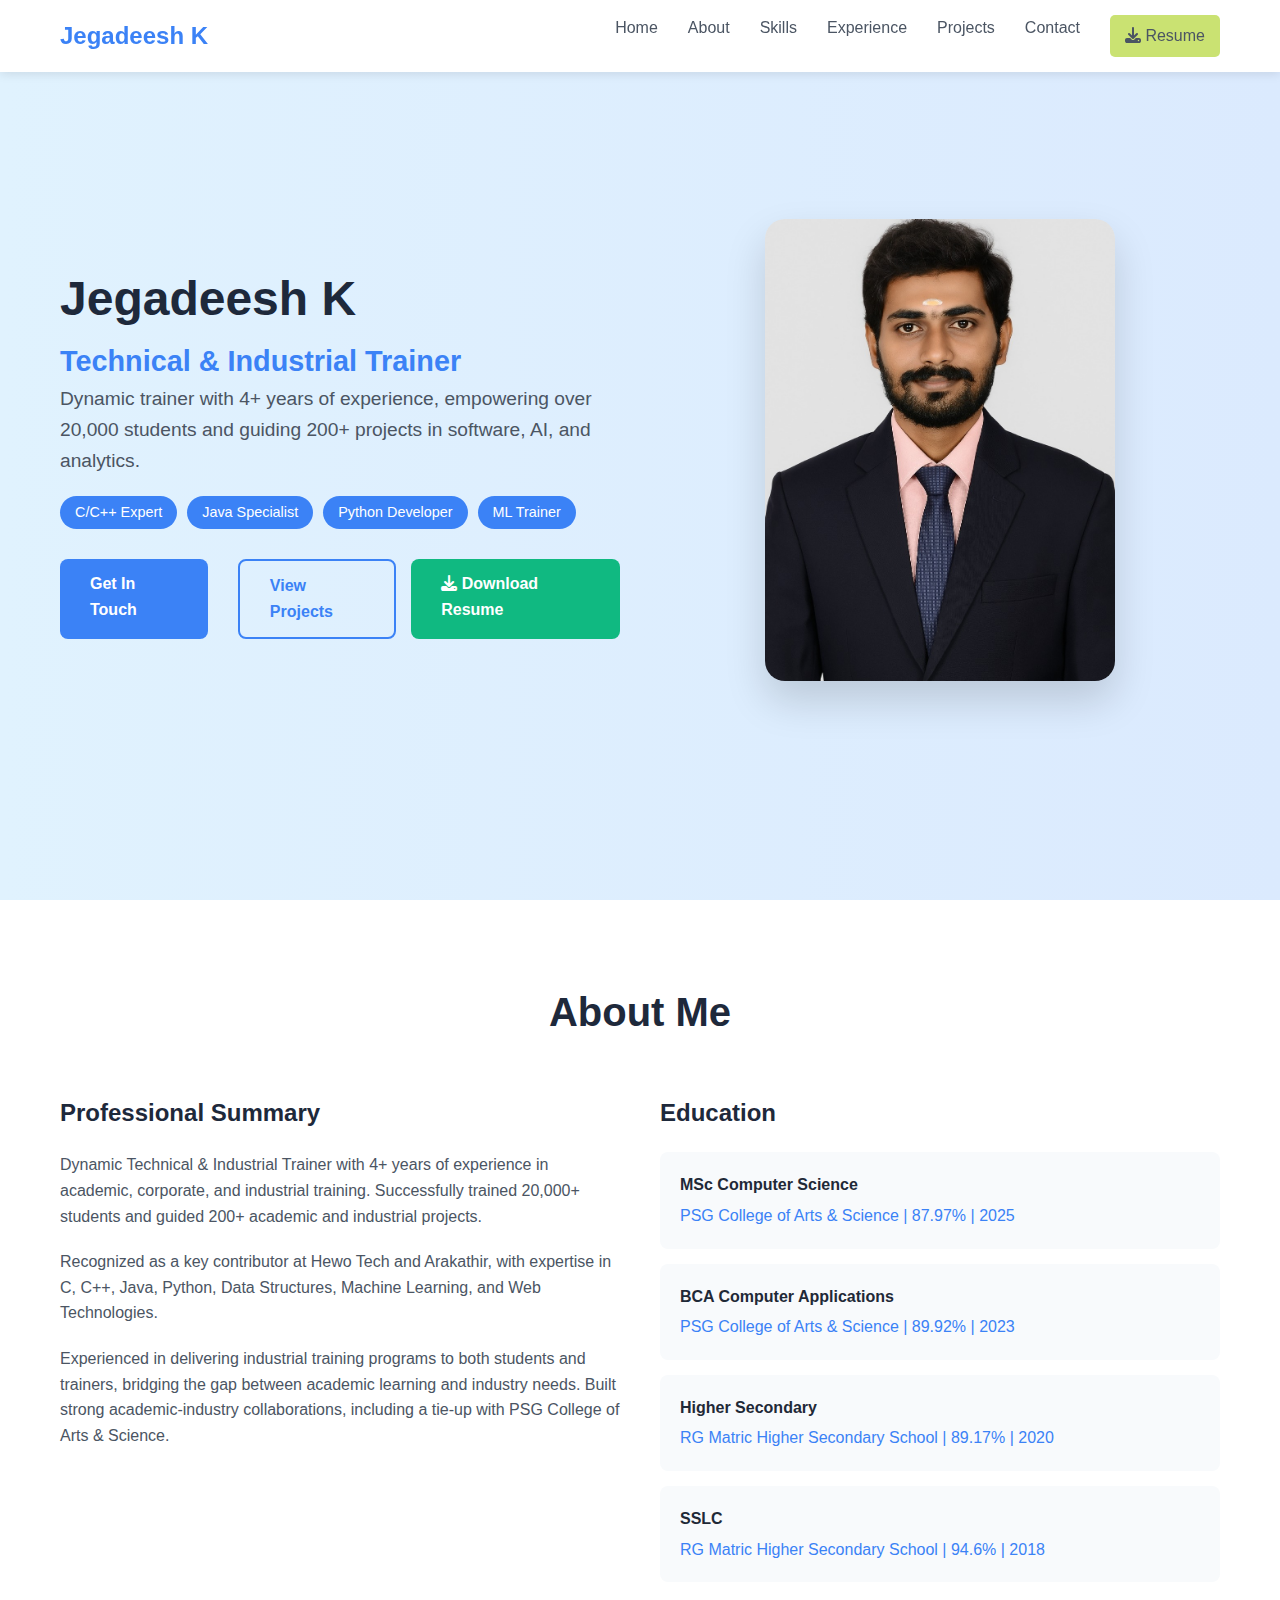
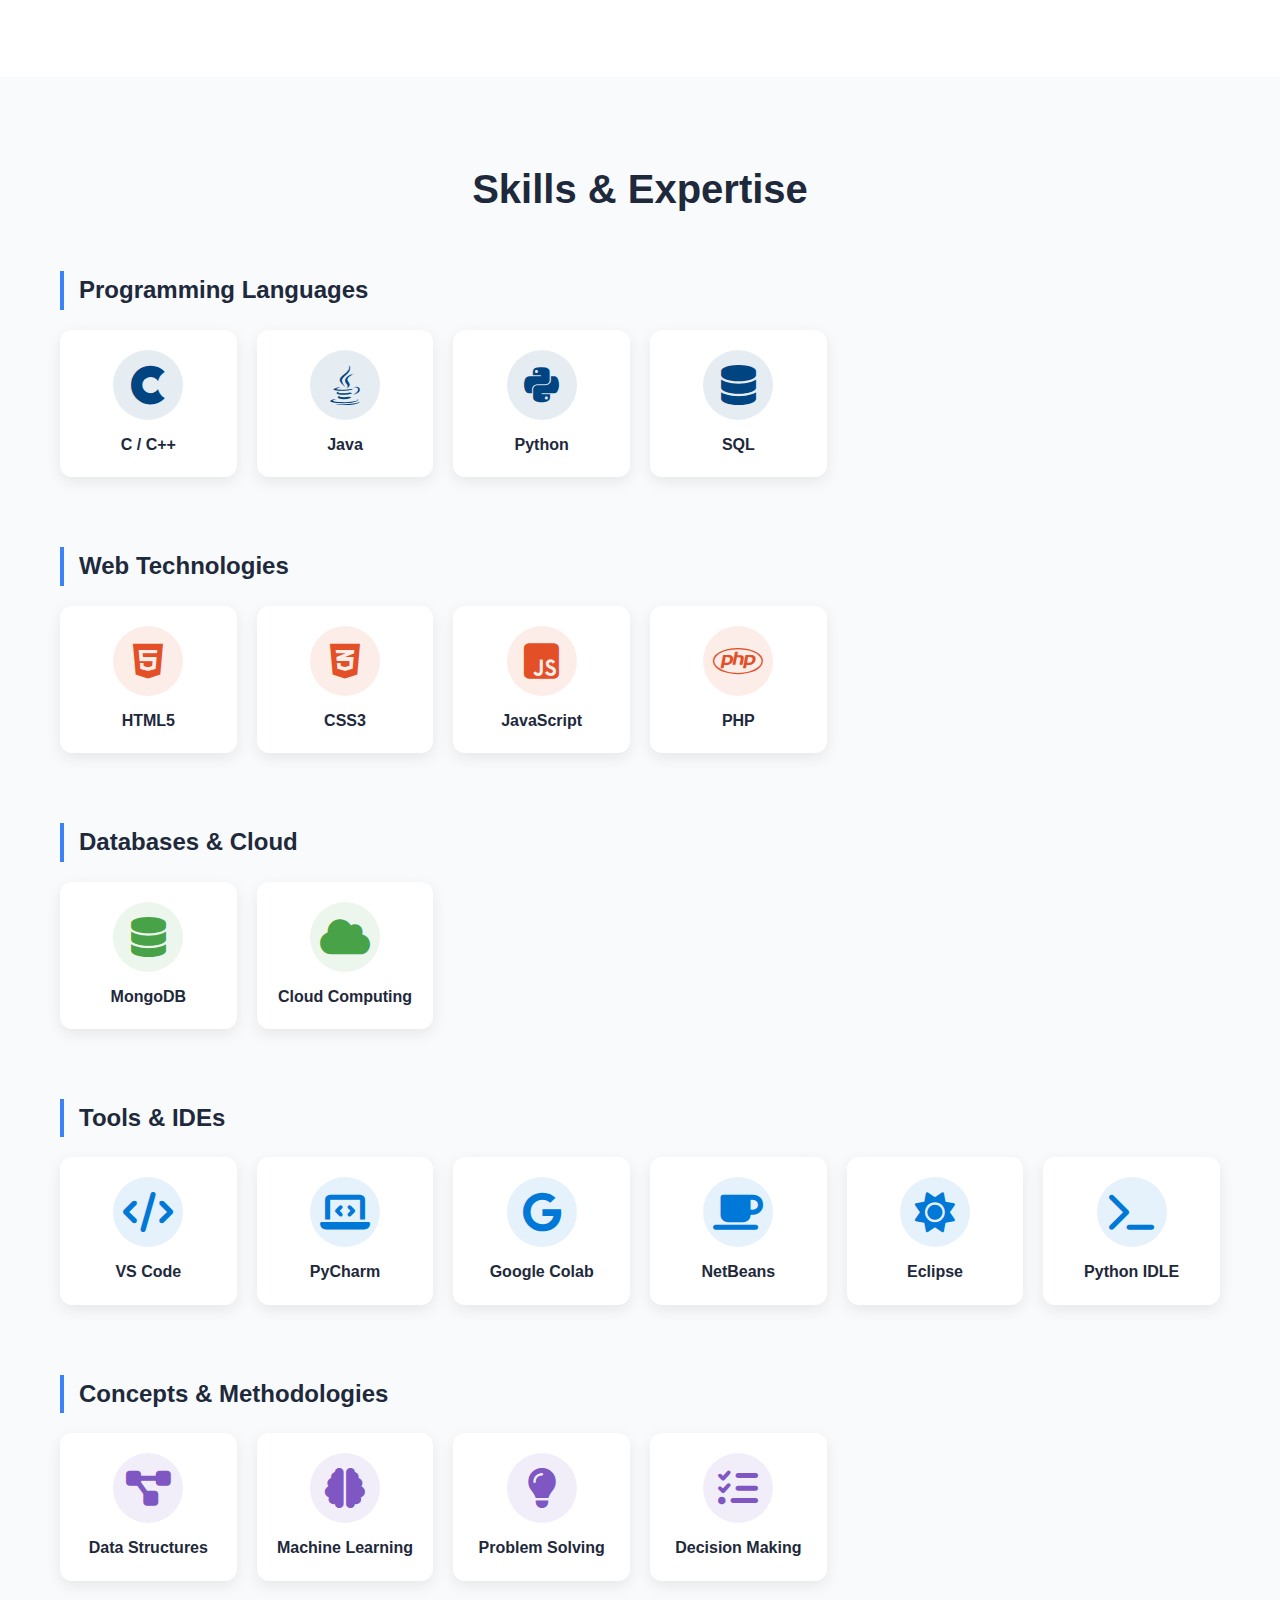
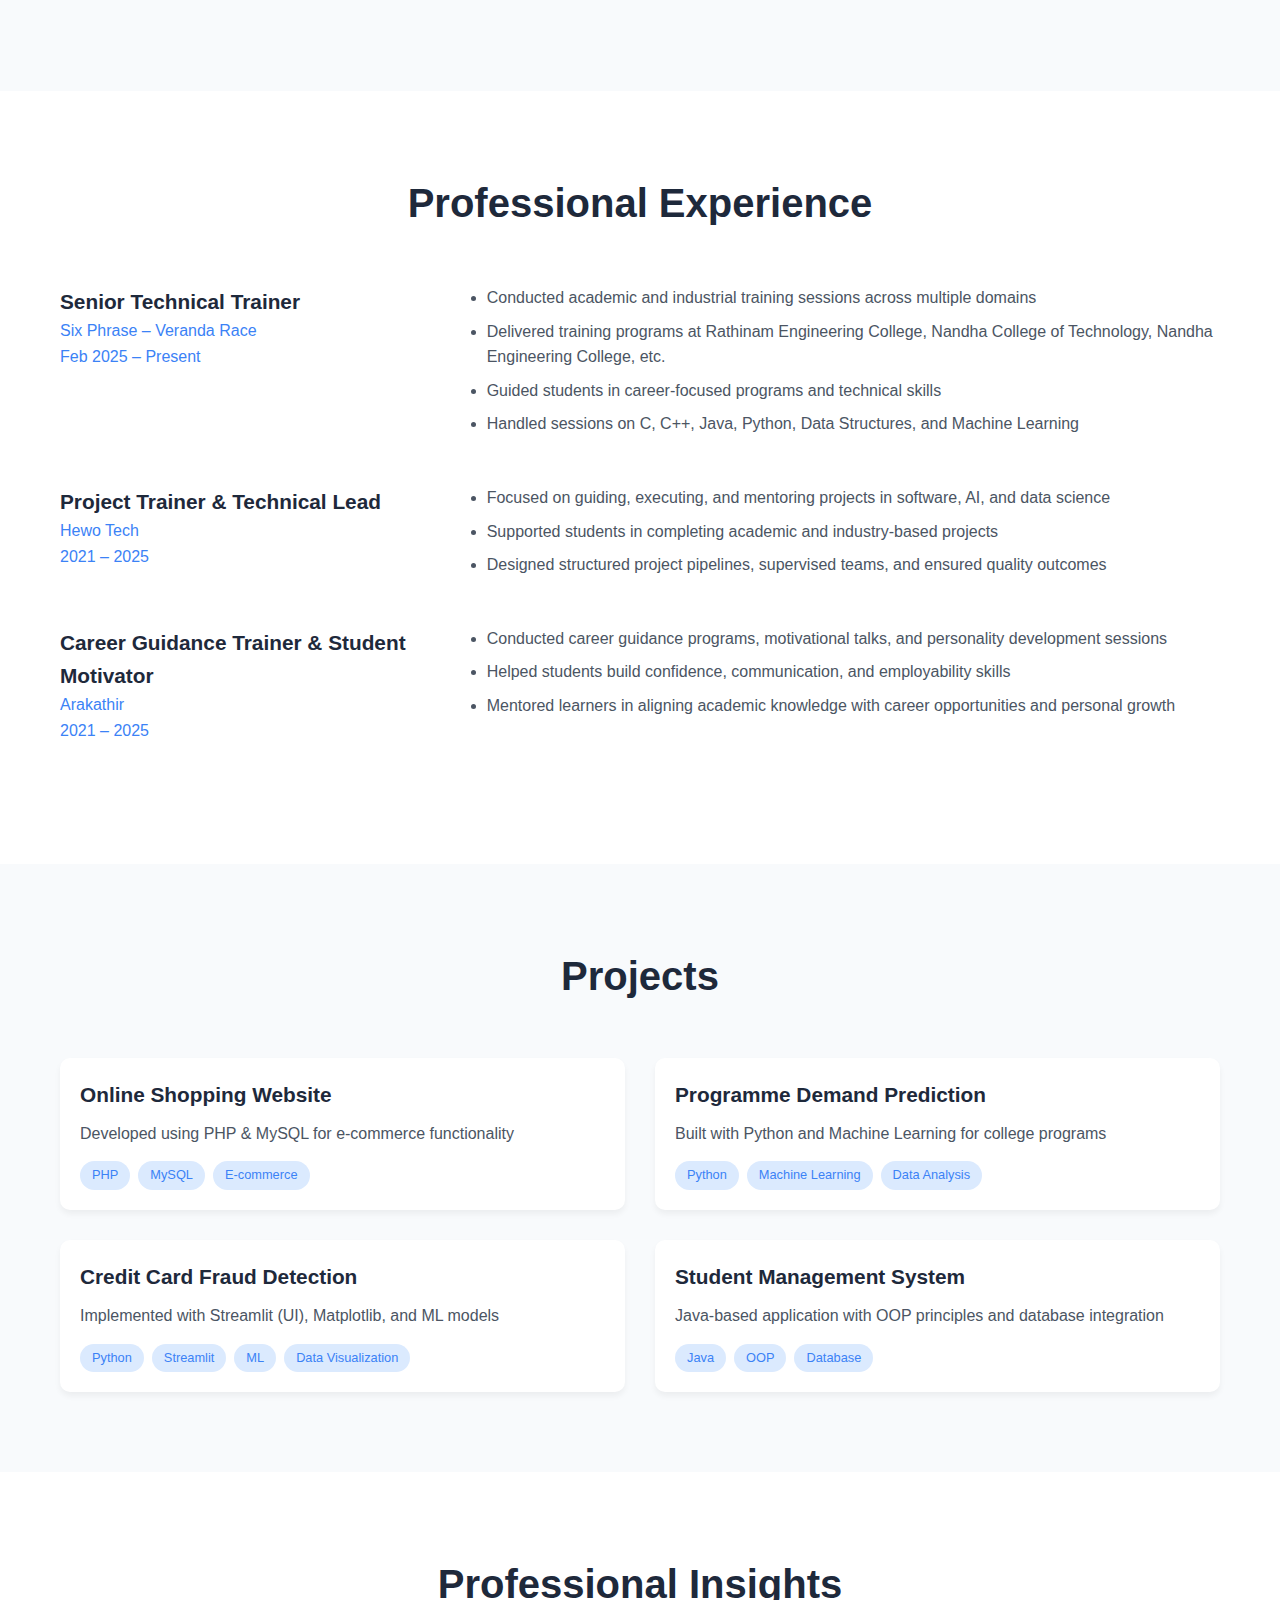
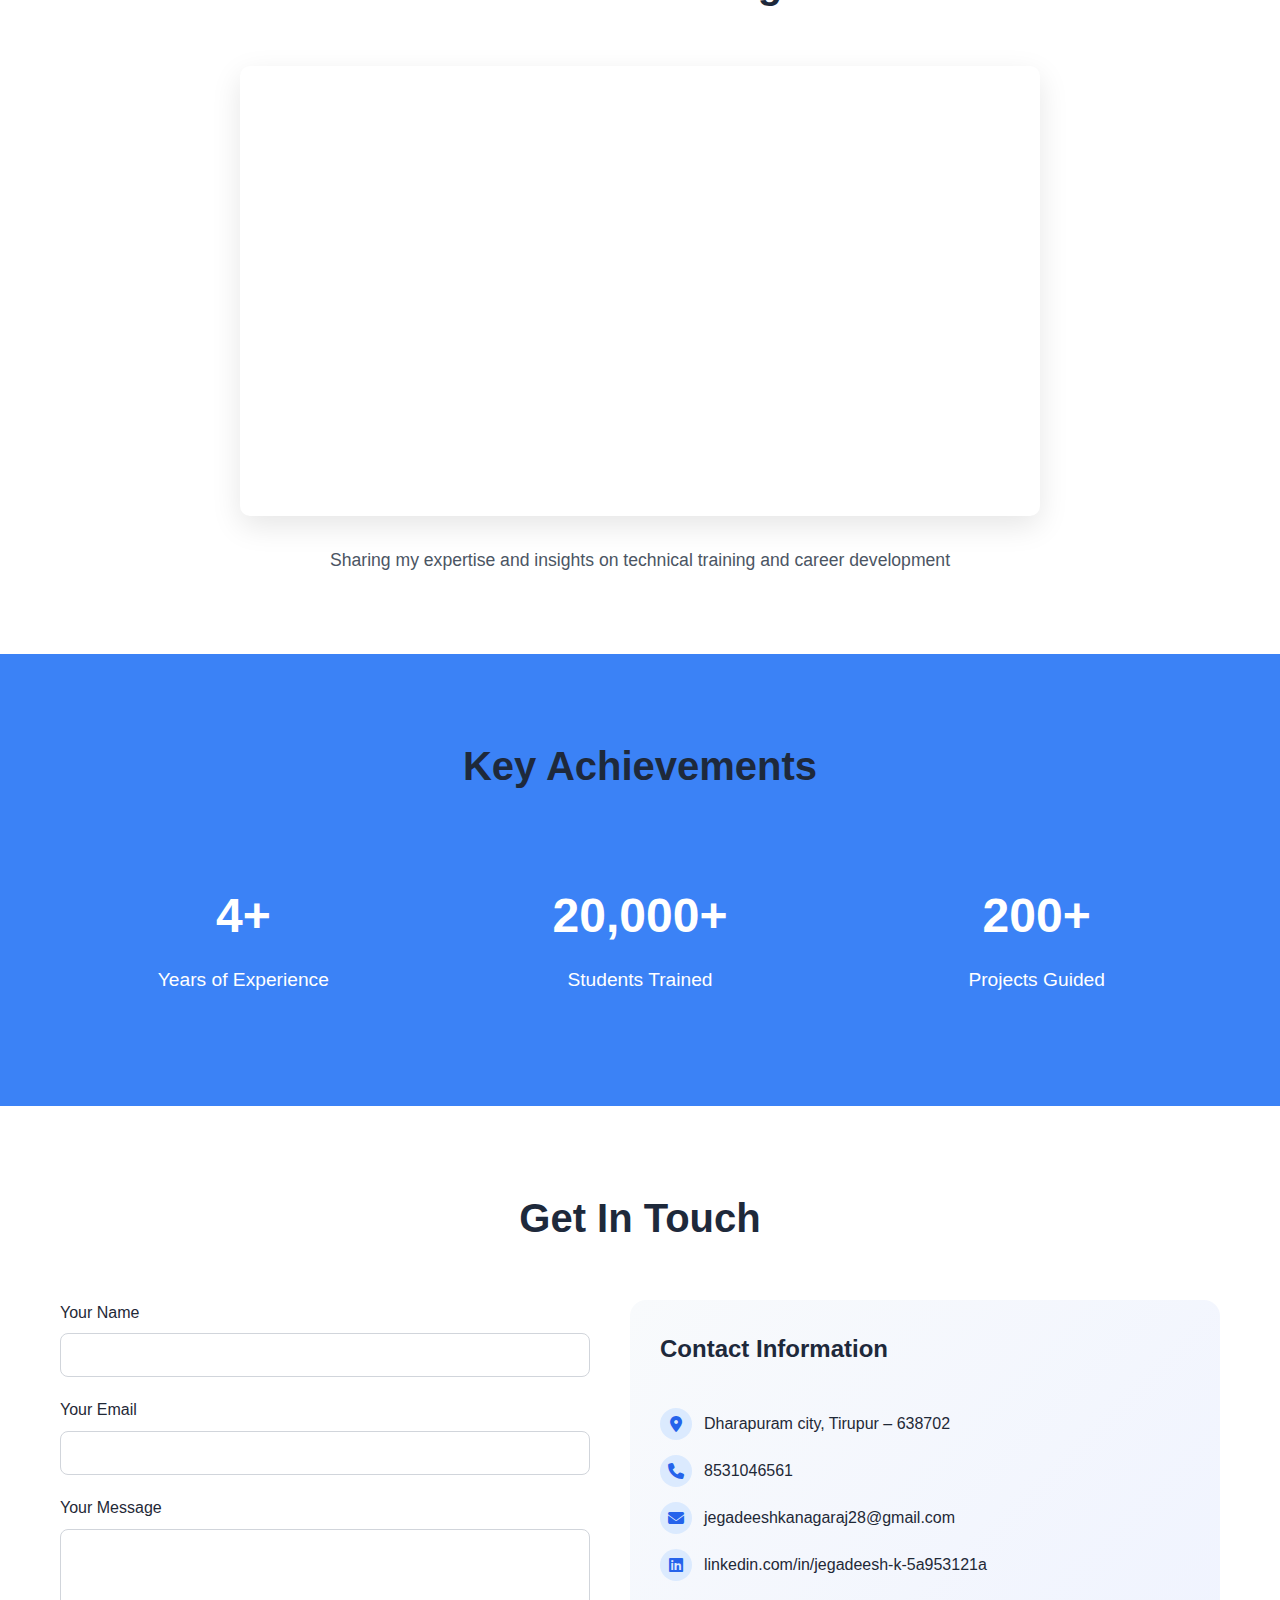
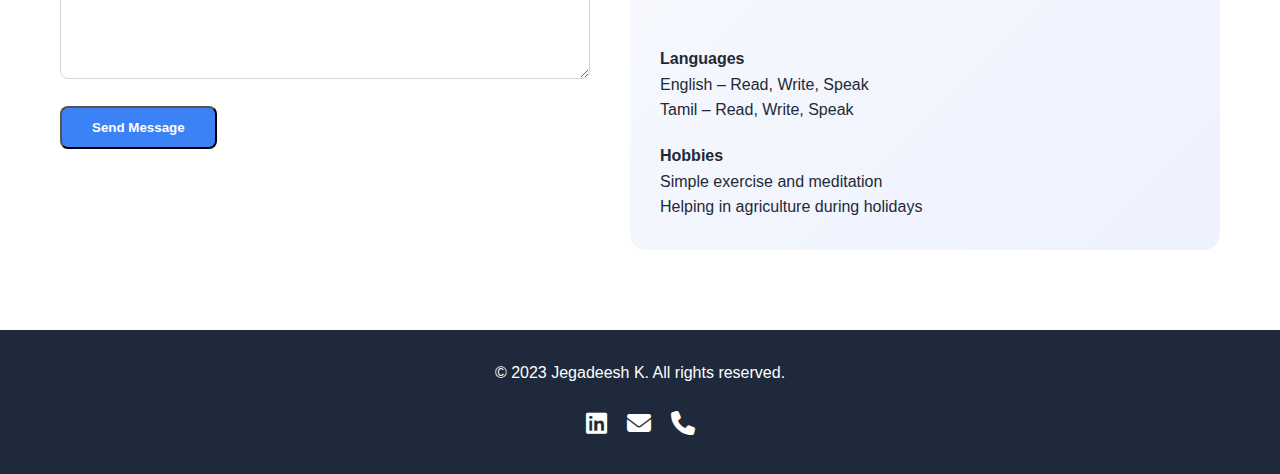
<file: index.html>
<!DOCTYPE html>
<html lang="en">
<head>
    <!-- Basic Meta Tags -->
    <meta charset="UTF-8">
    <meta name="viewport" content="width=device-width, initial-scale=1.0">

    <!-- SEO Meta Tags -->
    <title>Jegadeesh K - Technical & Industrial Trainer | Portfolio</title>
    <meta name="description" content="Portfolio of Jegadeesh K - Technical & Industrial Trainer with 4+ years experience. Trained 20,000+ students, guided 200+ projects in AI, Software, and Analytics.">
    <meta name="keywords" content="Jegadeesh K, Technical Trainer, Industrial Trainer, Portfolio, AI Trainer, Software Projects, Machine Learning, Career Guidance, Arakathir, Hewo Tech">
    <meta name="author" content="Jegadeesh K">

    <!-- Open Graph / Facebook -->
    <meta property="og:title" content="Jegadeesh K - Portfolio">
    <meta property="og:description" content="Explore the portfolio of Jegadeesh K, Technical & Industrial Trainer with expertise in C, C++, Java, Python, Machine Learning, and Web Technologies.">
    <meta property="og:image" content="assets/hero-16x9.jpg">
    <meta property="og:url" content="https://your-domain.com">
    <meta property="og:type" content="website">

    <!-- Twitter -->
    <meta name="twitter:card" content="summary_large_image">
    <meta name="twitter:title" content="Jegadeesh K - Portfolio">
    <meta name="twitter:description" content="Portfolio of Jegadeesh K - Technical & Industrial Trainer. Explore skills, projects, achievements, and contact details.">
    <meta name="twitter:image" content="assets/hero-16x9.jpg">

    <!-- Favicon -->
    <link rel="icon" href="assets/favicon.ico" type="image/x-icon">
    

    <!-- External CSS -->
    <link rel="stylesheet" href="https://cdnjs.cloudflare.com/ajax/libs/font-awesome/6.4.0/css/all.min.css">
    <link rel="stylesheet" href="style.css">
</head>
<body>
    <!-- Navigation -->
    <nav>
        <div class="container nav-container">
            <a href="#" class="logo">Jegadeesh K</a>
            <div class="nav-links">
                <a href="#home">Home</a>
                <a href="#about">About</a>
                <a href="#skills">Skills</a>
                <a href="#experience">Experience</a>
                <a href="#projects">Projects</a>
                <a href="#contact">Contact</a>
                <!-- Resume Button -->
                <a href="resume.pdf" download="Jegadeesh_K_Resume.pdf" class="nav-download">
                    <i class="fas fa-download"></i> Resume
                </a>
            </div>
        </div>
    </nav>

    <!-- Hero Section -->
    <section id="home" class="hero">
        <div class="container">
            <div class="hero-content">
                <div class="hero-text">
                    <h1>Jegadeesh K</h1>
                    <h2>Technical & Industrial Trainer</h2>
                    <p>Dynamic trainer with 4+ years of experience, empowering over 20,000 students and guiding 200+ projects in software, AI, and analytics.</p>
                    <div class="tag-container">
                        <span class="tag">C/C++ Expert</span>
                        <span class="tag">Java Specialist</span>
                        <span class="tag">Python Developer</span>
                        <span class="tag">ML Trainer</span>
                    </div>
                    <div class="hero-buttons">
                        <a href="#contact" class="btn btn-primary">Get In Touch</a>
                        <a href="#projects" class="btn btn-outline">View Projects</a>
                        <a href="resume.pdf" download="Jegadeesh_K_Resume.pdf" class="btn btn-download">
                            <i class="fas fa-download"></i> Download Resume
                        </a>
                    </div>
                </div>
                <div class="hero-photo">
                    <img src="coat soot photo.jpg" alt="Jegadeesh K Portfolio" class="profile-img">
                </div>
            </div>
        </div>
    </section>

    <!-- About Section -->
    <section id="about" class="about">
        <div class="container">
            <h2 class="section-title">About Me</h2>
            <div class="about-content">
                <div class="about-text">
                    <h3>Professional Summary</h3>
                    <p>Dynamic Technical & Industrial Trainer with 4+ years of experience in academic, corporate, and industrial training. Successfully trained 20,000+ students and guided 200+ academic and industrial projects.</p>
                    <p>Recognized as a key contributor at Hewo Tech and Arakathir, with expertise in C, C++, Java, Python, Data Structures, Machine Learning, and Web Technologies.</p>
                    <p>Experienced in delivering industrial training programs to both students and trainers, bridging the gap between academic learning and industry needs. Built strong academic-industry collaborations, including a tie-up with PSG College of Arts & Science.</p>
                </div>
                <div class="education">
                    <h3>Education</h3>
                    <div class="edu-item"><h4>MSc Computer Science</h4><p>PSG College of Arts & Science | 87.97% | 2025</p></div>
                    <div class="edu-item"><h4>BCA Computer Applications</h4><p>PSG College of Arts & Science | 89.92% | 2023</p></div>
                    <div class="edu-item"><h4>Higher Secondary</h4><p>RG Matric Higher Secondary School | 89.17% | 2020</p></div>
                    <div class="edu-item"><h4>SSLC</h4><p>RG Matric Higher Secondary School | 94.6% | 2018</p></div>
                </div>
            </div>
        </div>
    </section>

    <!-- Skills Section -->
    <!-- (kept exactly as you wrote, structured already) -->

    <!-- Skills Section -->
<section id="skills" class="skills">
    <div class="container">
        <h2 class="section-title">Skills & Expertise</h2>
        <div class="skills-container">
            <!-- Programming Languages -->
            <div class="skill-category">
                <h3>Programming Languages</h3>
                <div class="skills-grid">
                    <div class="tech-item">
                        <div class="tech-logo">
                            <i class="fab fa-cuttlefish"></i>
                        </div>
                        <span class="tech-name">C / C++</span>
                    </div>
                    <div class="tech-item">
                        <div class="tech-logo">
                            <i class="fab fa-java"></i>
                        </div>
                        <span class="tech-name">Java</span>
                    </div>
                    <div class="tech-item">
                        <div class="tech-logo">
                            <i class="fab fa-python"></i>
                        </div>
                        <span class="tech-name">Python</span>
                    </div>
                    <div class="tech-item">
                        <div class="tech-logo">
                            <i class="fas fa-database"></i>
                        </div>
                        <span class="tech-name">SQL</span>
                    </div>
                </div>
            </div>
            
            <!-- Web Technologies -->
            <div class="skill-category">
                <h3>Web Technologies</h3>
                <div class="skills-grid">
                    <div class="tech-item">
                        <div class="tech-logo">
                            <i class="fab fa-html5"></i>
                        </div>
                        <span class="tech-name">HTML5</span>
                    </div>
                    <div class="tech-item">
                        <div class="tech-logo">
                            <i class="fab fa-css3-alt"></i>
                        </div>
                        <span class="tech-name">CSS3</span>
                    </div>
                    <div class="tech-item">
                        <div class="tech-logo">
                            <i class="fab fa-js-square"></i>
                        </div>
                        <span class="tech-name">JavaScript</span>
                    </div>
                    <div class="tech-item">
                        <div class="tech-logo">
                            <i class="fab fa-php"></i>
                        </div>
                        <span class="tech-name">PHP</span>
                    </div>
                </div>
            </div>
            
            <!-- Databases & Cloud -->
            <div class="skill-category">
                <h3>Databases & Cloud</h3>
                <div class="skills-grid">
                    <div class="tech-item">
                        <div class="tech-logo">
                            <i class="fas fa-database"></i>
                        </div>
                        <span class="tech-name">MongoDB</span>
                    </div>
                    <div class="tech-item">
                        <div class="tech-logo">
                            <i class="fas fa-cloud"></i>
                        </div>
                        <span class="tech-name">Cloud Computing</span>
                    </div>
                </div>
            </div>
            
            <!-- Tools & IDEs -->
            <div class="skill-category">
                <h3>Tools & IDEs</h3>
                <div class="skills-grid">
                    <div class="tech-item">
                        <div class="tech-logo">
                            <i class="fas fa-code"></i>
                        </div>
                        <span class="tech-name">VS Code</span>
                    </div>
                    <div class="tech-item">
                        <div class="tech-logo">
                            <i class="fas fa-laptop-code"></i>
                        </div>
                        <span class="tech-name">PyCharm</span>
                    </div>
                    <div class="tech-item">
                        <div class="tech-logo">
                            <i class="fab fa-google"></i>
                        </div>
                        <span class="tech-name">Google Colab</span>
                    </div>
                    <div class="tech-item">
                        <div class="tech-logo">
                            <i class="fas fa-coffee"></i>
                        </div>
                        <span class="tech-name">NetBeans</span>
                    </div>
                    <div class="tech-item">
                        <div class="tech-logo">
                            <i class="fas fa-sun"></i>
                        </div>
                        <span class="tech-name">Eclipse</span>
                    </div>
                    <div class="tech-item">
                        <div class="tech-logo">
                            <i class="fas fa-terminal"></i>
                        </div>
                        <span class="tech-name">Python IDLE</span>
                    </div>
                </div>
            </div>
            
            <!-- Concepts & Methodologies -->
            <div class="skill-category">
                <h3>Concepts & Methodologies</h3>
                <div class="skills-grid">
                    <div class="tech-item">
                        <div class="tech-logo">
                            <i class="fas fa-project-diagram"></i>
                        </div>
                        <span class="tech-name">Data Structures</span>
                    </div>
                    <div class="tech-item">
                        <div class="tech-logo">
                            <i class="fas fa-brain"></i>
                        </div>
                        <span class="tech-name">Machine Learning</span>
                    </div>
                    <div class="tech-item">
                        <div class="tech-logo">
                            <i class="fas fa-lightbulb"></i>
                        </div>
                        <span class="tech-name">Problem Solving</span>
                    </div>
                    <div class="tech-item">
                        <div class="tech-logo">
                            <i class="fas fa-tasks"></i>
                        </div>
                        <span class="tech-name">Decision Making</span>
                    </div>
                </div>
            </div>
        </div>
    </div>
</section>

    <!-- Experience Section -->
    <!-- (kept exactly as you wrote, structured already) -->

    <section id="experience" class="about">
        <div class="container">
            <h2 class="section-title">Professional Experience</h2>
            <div class="exp-item">
                <div class="exp-header">
                    <div class="exp-title">
                        <h3>Senior Technical Trainer</h3>
                        <p>Six Phrase – Veranda Race</p>
                        <p>Feb 2025 – Present</p>
                    </div>
                    <div class="exp-details">
                        <ul>
                            <li>Conducted academic and industrial training sessions across multiple domains</li>
                            <li>Delivered training programs at Rathinam Engineering College, Nandha College of Technology, Nandha Engineering College, etc.</li>
                            <li>Guided students in career-focused programs and technical skills</li>
                            <li>Handled sessions on C, C++, Java, Python, Data Structures, and Machine Learning</li>
                        </ul>
                    </div>
                </div>
            </div>
            <div class="exp-item">
                <div class="exp-header">
                    <div class="exp-title">
                        <h3>Project Trainer & Technical Lead</h3>
                        <p>Hewo Tech</p>
                        <p>2021 – 2025</p>
                    </div>
                    <div class="exp-details">
                        <ul>
                            <li>Focused on guiding, executing, and mentoring projects in software, AI, and data science</li>
                            <li>Supported students in completing academic and industry-based projects</li>
                            <li>Designed structured project pipelines, supervised teams, and ensured quality outcomes</li>
                        </ul>
                    </div>
                </div>
            </div>
            <div class="exp-item">
                <div class="exp-header">
                    <div class="exp-title">
                        <h3>Career Guidance Trainer & Student Motivator</h3>
                        <p>Arakathir</p>
                        <p>2021 – 2025</p>
                    </div>
                    <div class="exp-details">
                        <ul>
                            <li>Conducted career guidance programs, motivational talks, and personality development sessions</li>
                            <li>Helped students build confidence, communication, and employability skills</li>
                            <li>Mentored learners in aligning academic knowledge with career opportunities and personal growth</li>
                        </ul>
                    </div>
                </div>
            </div>
        </div>
    </section>
    

    <!-- Projects Section -->
    <!-- (kept exactly as you wrote, structured already) -->

    <section id="projects" class="skills">
        <div class="container">
            <h2 class="section-title">Projects</h2>
            <div class="projects-grid">
                <div class="project-card">
                    <div class="project-content">
                        <h3>Online Shopping Website</h3>
                        <p>Developed using PHP & MySQL for e-commerce functionality</p>
                        <div class="project-tags">
                            <span class="project-tag">PHP</span>
                            <span class="project-tag">MySQL</span>
                            <span class="project-tag">E-commerce</span>
                        </div>
                    </div>
                </div>
                <div class="project-card">
                    <div class="project-content">
                        <h3>Programme Demand Prediction</h3>
                        <p>Built with Python and Machine Learning for college programs</p>
                        <div class="project-tags">
                            <span class="project-tag">Python</span>
                            <span class="project-tag">Machine Learning</span>
                            <span class="project-tag">Data Analysis</span>
                        </div>
                    </div>
                </div>
                <div class="project-card">
                    <div class="project-content">
                        <h3>Credit Card Fraud Detection</h3>
                        <p>Implemented with Streamlit (UI), Matplotlib, and ML models</p>
                        <div class="project-tags">
                            <span class="project-tag">Python</span>
                            <span class="project-tag">Streamlit</span>
                            <span class="project-tag">ML</span>
                            <span class="project-tag">Data Visualization</span>
                        </div>
                    </div>
                </div>
                <div class="project-card">
                    <div class="project-content">
                        <h3>Student Management System</h3>
                        <p>Java-based application with OOP principles and database integration</p>
                        <div class="project-tags">
                            <span class="project-tag">Java</span>
                            <span class="project-tag">OOP</span>
                            <span class="project-tag">Database</span>
                        </div>
                    </div>
                </div>
            </div>
        </div>
    </section>

    <!-- Video Section -->
    <!-- (kept exactly as you wrote, structured already) -->

    <!-- NEW: LinkedIn Video Section -->
    <section class="video-section">
        <div class="container">
            <h2 class="section-title">Professional Insights</h2>
            <div class="video-container">
                <div class="video-wrapper">
                    <iframe src="https://www.linkedin.com/embed/feed/update/urn:li:ugcPost:7361459695800213504?compact=1" height="399" width="504" frameborder="0" allowfullscreen="" title="Embedded post"></iframe> 
                            
                </div>
                <p class="video-caption">Sharing my expertise and insights on technical training and career development</p>
            </div>
        </div>
    </section>

    <!-- Achievements Section -->
    <!-- (kept exactly as you wrote, structured already) -->

    <section class="achievements">
        <div class="container">
            <h2 class="section-title">Key Achievements</h2>
            <div class="achievements-grid">
                <div class="achievement-item">
                    <div>4+</div>
                    <p>Years of Experience</p>
                </div>
                <div class="achievement-item">
                    <div>20,000+</div>
                    <p>Students Trained</p>
                </div>
                <div class="achievement-item">
                    <div>200+</div>
                    <p>Projects Guided</p>
                </div>
            </div>
        </div>
    </section>

    <!-- Contact Section -->
    <!-- (kept exactly as you wrote, structured already) -->

    <section id="contact" class="about">
    <div class="container">
        <h2 class="section-title">Get In Touch</h2>
        <div class="contact-container">
            <div class="contact-form">
                <!-- Updated form with FormSubmit.co action -->
                <form action="https://formsubmit.co/9d0a84620ca0ac2f73cf6ab254e9c66f" method="POST">
    <!-- FormSubmit.co configuration -->
    <input type="hidden" name="_captcha" value="false">
    <input type="hidden" name="_template" value="box">
    <input type="hidden" name="_next" value="http://127.0.0.1:5500/thankyou.html">
    
    <div class="form-group">
        <label for="name">Your Name</label>
        <input type="text" id="name" name="name" required>
    </div>
    <div class="form-group">
        <label for="email">Your Email</label>
        <input type="email" id="email" name="email" required>
    </div>
    <div class="form-group">
        <label for="message">Your Message</label>
        <textarea id="message" name="message" required></textarea>
    </div>
    <button type="submit" class="btn btn-primary">Send Message</button>
</form>


            </div>
            <div class="contact-info">
                <h3>Contact Information</h3>
                <div class="contact-details">
                    <div>
                        <i class="fas fa-map-marker-alt"></i>
                        <p>Dharapuram city, Tirupur – 638702</p>
                    </div>
                    <div>
                        <i class="fas fa-phone"></i>
                        <p>8531046561</p>
                    </div>
                    <div>
                        <i class="fas fa-envelope"></i>
                        <p>jegadeeshkanagaraj28@gmail.com</p>
                    </div>
                    <div>
                        <i class="fab fa-linkedin"></i>
                        <p>linkedin.com/in/jegadeesh-k-5a953121a</p>
                    </div>
                </div>
                <div>
                    <h4>Languages</h4>
                    <p>English – Read, Write, Speak</p>
                    <p>Tamil – Read, Write, Speak</p>
                </div>
                <div>
                    <h4>Hobbies</h4>
                    <p>Simple exercise and meditation</p>
                    <p>Helping in agriculture during holidays</p>
                </div>
            </div>
        </div>
    </div>
</section>



    <!-- Custom Notification Modal -->
    <div id="notification-modal" class="modal" style="display: none;">
        <div class="modal-content">
            <span class="close">&times;</span>
            <div class="modal-body">
                <i class="fas fa-check-circle"></i>
                <h3>Message Sent Successfully!</h3>
                <p>Thank you for your message. I will get back to you soon.</p>
            </div>
        </div>
    </div>

    <!-- Footer -->
    <footer>
        <div class="container">
            <p>&copy; 2023 Jegadeesh K. All rights reserved.</p>
            <div class="social-links">
                <a href="https://linkedin.com/in/jegadeesh-k-5a953121a"><i class="fab fa-linkedin"></i></a>
                <a href="mailto:jegadeeshkanagaraj28@gmail.com"><i class="fas fa-envelope"></i></a>
                <a href="tel:+918531046561"><i class="fas fa-phone"></i></a>
            </div>
        </div>
    </footer>

    <!-- External JS -->
    <script src="script.js"></script>
</body>
</html>
</file>
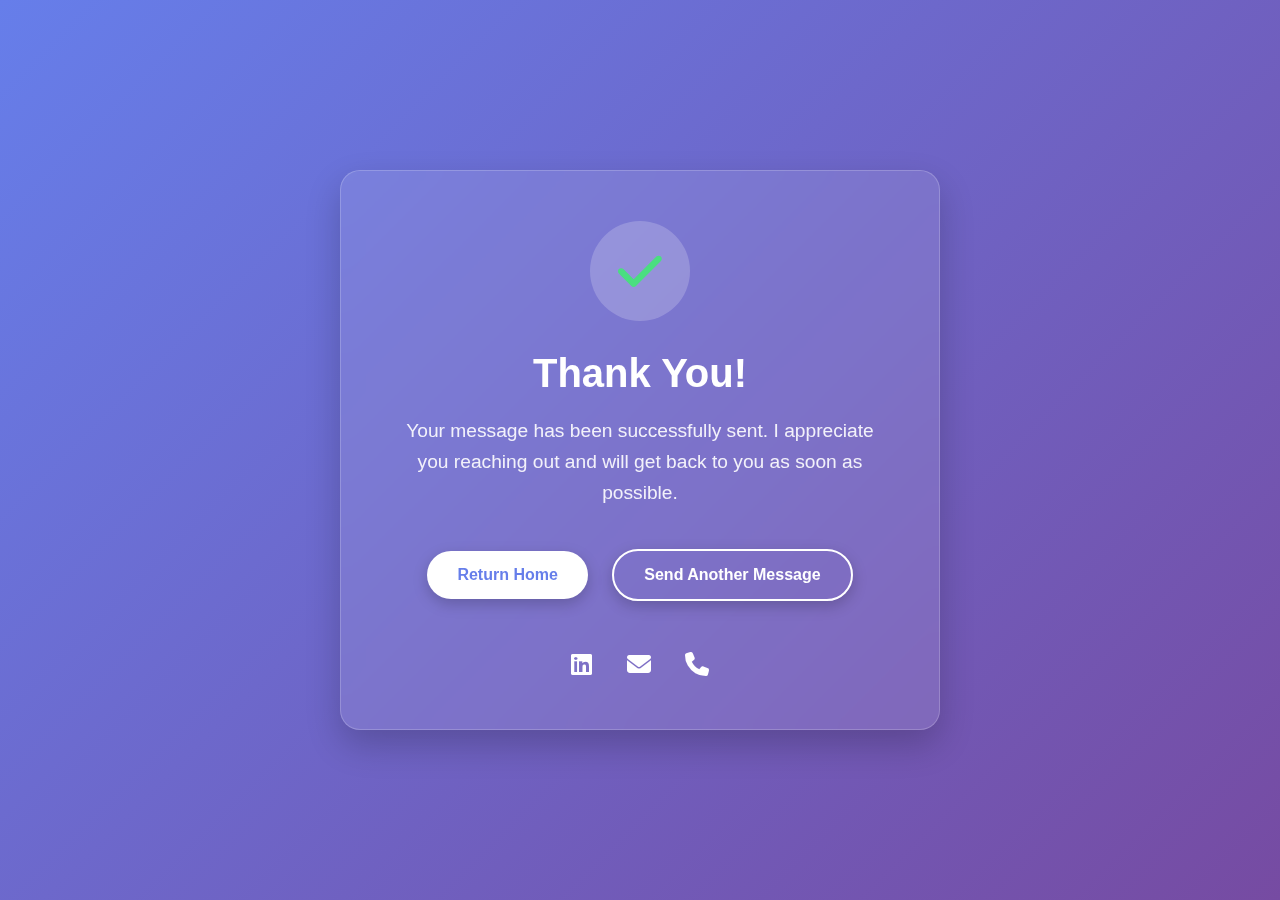
<file: thankyou.html>
<!DOCTYPE html>
<html lang="en">
<head>
    <meta charset="UTF-8">
    <meta name="viewport" content="width=device-width, initial-scale=1.0">
    <title>Thank You - Jegadeesh K</title>
    
    <!-- Favicon -->
    <link rel="icon" type="image/x-icon" href="assets/favicon.ico">
    <link rel="apple-touch-icon" href="assets/favicon.png">

    <!-- SEO Meta Tags -->
    <meta name="title" content="Thank You - Jegadeesh K">
    <meta name="description" content="Thank you for contacting Jegadeesh K. Your message has been received successfully. I’ll get back to you as soon as possible.">
    <meta name="keywords" content="Jegadeesh K, Thank You, Contact, Technical Trainer, Student Motivator, Career Guidance">
    <meta name="author" content="Jegadeesh K">
    <meta name="robots" content="index, follow">

    <!-- Canonical URL -->
    <link rel="canonical" href="https://jegadeeshkrishnaveni.github.io/jegadeesh/thank-you.html">

    <!-- Open Graph (Facebook, LinkedIn) -->
    <meta property="og:title" content="Thank You - Jegadeesh K">
    <meta property="og:description" content="Thank you for contacting Jegadeesh K. Your message has been received successfully.">
    <meta property="og:type" content="website">
    <meta property="og:url" content="https://jegadeeshkrishnaveni.github.io/jegadeesh/thank-you.html">
    <meta property="og:image" content="https://jegadeeshkrishnaveni.github.io/jegadeesh/assets/preview.jpg">

    <!-- Twitter Card -->
    <meta name="twitter:card" content="summary_large_image">
    <meta name="twitter:title" content="Thank You - Jegadeesh K">
    <meta name="twitter:description" content="Thank you for contacting Jegadeesh K. I’ll get back to you shortly.">
    <meta name="twitter:image" content="https://jegadeeshkrishnaveni.github.io/jegadeesh/assets/preview.jpg">

    <!-- Structured Data (JSON-LD) -->
    <script type="application/ld+json">
    {
      "@context": "https://schema.org",
      "@type": "WebPage",
      "name": "Thank You - Jegadeesh K",
      "description": "Thank you for contacting Jegadeesh K. Your message has been received successfully.",
      "url": "https://jegadeeshkrishnaveni.github.io/jegadeesh/thank-you.html",
      "author": {
        "@type": "Person",
        "name": "Jegadeesh K"
      }
    }
    </script>

    <!-- Font Awesome CDN -->
    <link rel="stylesheet" href="https://cdnjs.cloudflare.com/ajax/libs/font-awesome/6.4.0/css/all.min.css">
    
    <style>
        * {
            margin: 0;
            padding: 0;
            box-sizing: border-box;
            font-family: 'Segoe UI', Tahoma, Geneva, Verdana, sans-serif;
        }
        
        body {
            background: linear-gradient(135deg, #667eea 0%, #764ba2 100%);
            color: white;
            min-height: 100vh;
            display: flex;
            align-items: center;
            justify-content: center;
            padding: 20px;
        }
        
        .thank-you-container {
            background: rgba(255, 255, 255, 0.1);
            backdrop-filter: blur(10px);
            border-radius: 20px;
            padding: 50px;
            text-align: center;
            max-width: 600px;
            width: 100%;
            box-shadow: 0 15px 35px rgba(0, 0, 0, 0.2);
            border: 1px solid rgba(255, 255, 255, 0.2);
        }
        
        .checkmark-circle {
            width: 100px;
            height: 100px;
            background: rgba(255, 255, 255, 0.2);
            border-radius: 50%;
            margin: 0 auto 30px;
            display: flex;
            align-items: center;
            justify-content: center;
            animation: pulse 2s infinite;
        }
        
        .checkmark {
            color: #4ade80;
            font-size: 50px;
        }
        
        h1 {
            font-size: 2.5rem;
            margin-bottom: 20px;
            font-weight: 700;
        }
        
        p {
            font-size: 1.2rem;
            margin-bottom: 30px;
            line-height: 1.6;
            opacity: 0.9;
        }
        
        .button {
            display: inline-block;
            background: white;
            color: #667eea;
            padding: 15px 30px;
            border-radius: 50px;
            text-decoration: none;
            font-weight: 600;
            margin: 10px;
            transition: all 0.3s ease;
            box-shadow: 0 5px 15px rgba(0, 0, 0, 0.2);
        }
        
        .button:hover {
            transform: translateY(-3px);
            box-shadow: 0 8px 20px rgba(0, 0, 0, 0.3);
        }
        
        .button-outline {
            background: transparent;
            border: 2px solid white;
            color: white;
        }
        
        .social-links {
            margin-top: 40px;
        }
        
        .social-links a {
            color: white;
            font-size: 1.5rem;
            margin: 0 15px;
            transition: all 0.3s ease;
        }
        
        .social-links a:hover {
            transform: translateY(-5px);
            color: #4ade80;
        }
        
        @keyframes pulse {
            0% {
                transform: scale(1);
                box-shadow: 0 0 0 0 rgba(255, 255, 255, 0.4);
            }
            70% {
                transform: scale(1.05);
                box-shadow: 0 0 0 15px rgba(255, 255, 255, 0);
            }
            100% {
                transform: scale(1);
                box-shadow: 0 0 0 0 rgba(255, 255, 255, 0);
            }
        }
        
        @media (max-width: 768px) {
            .thank-you-container {
                padding: 30px;
            }
            
            h1 {
                font-size: 2rem;
            }
            
            p {
                font-size: 1rem;
            }
        }
    </style>
</head>
<body>
    <div class="thank-you-container">
        <div class="checkmark-circle">
            <i class="fas fa-check checkmark"></i>
        </div>
        
        <h1>Thank You!</h1>
        
        <p>Your message has been successfully sent. I appreciate you reaching out and will get back to you as soon as possible.</p>
        
        <div class="buttons">
            <a href="index.html" class="button">Return Home</a>
            <a href="index.html#contact" class="button button-outline">Send Another Message</a>
        </div>
        
        <div class="social-links">
            <a href="https://linkedin.com/in/jegadeesh-k-5a953121a" target="_blank"><i class="fab fa-linkedin"></i></a>
            <a href="mailto:jegadeeshkanagaraj28@gmail.com"><i class="fas fa-envelope"></i></a>
            <a href="tel:8531046561"><i class="fas fa-phone"></i></a>
        </div>
    </div>

    <script>
        // Redirect after 10 seconds
        setTimeout(function() {
            window.location.href = "index.html";
        }, 10000);
    </script>
</body>
</html>
</file>
<file: style.css>
/* Custom CSS instead of Tailwind */
* {
    margin: 0;
    padding: 0;
    box-sizing: border-box;
    font-family: 'Segoe UI', Tahoma, Geneva, Verdana, sans-serif;
}

body {
    background-color: #f9fafb;
    color: #1f2937;
    line-height: 1.6;
}

.container {
    width: 100%;
    max-width: 1200px;
    margin: 0 auto;
    padding: 0 20px;
}
        

        /* New styles for download button */
        .btn-download {
            background-color: #10B981;
            color: white;
        }
        
        .btn-download:hover {
            background-color: #059669;
        }
        
        .nav-download {
            background-color: #cae272;
            color: rgb(60, 34, 207);
            padding: 8px 15px;
            border-radius: 5px;
            font-weight: 500;
            transition: background-color 0.3s;
        }
        
        .nav-download:hover {
            background-color: #e8985e;
            color: white;
        }
        
        /* Mobile responsive adjustments */
        @media (max-width: 768px) {
            .nav-download {
                padding: 6px 12px;
                font-size: 0.9rem;
            }
            
            .hero-buttons .btn-download {
                width: 100%;
                max-width: 250px;
            }
        }

        /* Navigation */
        nav {
            position: fixed;
            width: 100%;
            background-color: white;
            box-shadow: 0 2px 10px rgba(0, 0, 0, 0.1);
            z-index: 100;
            padding: 15px 0;
        }
        
        .nav-container {
            display: flex;
            justify-content: space-between;
            align-items: center;
        }
        
        .logo {
            font-size: 1.5rem;
            font-weight: bold;
            color: #3b82f6;
            text-decoration: none;
        }
        
        .nav-links {
            display: flex;
            gap: 30px;
        }
        
        .nav-links a {
            color: #4b5563;
            text-decoration: none;
            font-weight: 500;
            transition: color 0.3s;
        }
        
        .nav-links a:hover {
            color: #3b82f6;
        }
        
        /* Hero Section */
        .hero {
    min-height: 100vh;
    display: flex;
    align-items: center;
    background: linear-gradient(to right, #e0f2fe, #dbeafe);
    padding-top: 80px;
}

/* Change hero-content to flex row layout */
.hero-content {
    display: flex;
    align-items: center;
    gap: 40px;
    width: 100%;
    max-width: none; /* Remove the max-width constraint */
}

/* Add this for the text section */
.hero-text {
    flex: 1;
    max-width: 600px;
}

.hero h1 {
    font-size: 3rem;
    font-weight: 800;
    color: #1e293b;
}

.hero h2 {
    font-size: 1.8rem;
    color: #3b82f6;
    font-weight: 600;
}

.hero p {
    font-size: 1.2rem;
    color: #4b5563;
    margin-bottom: 20px;
}

.tag-container {
    display: flex;
    flex-wrap: wrap;
    gap: 10px;
    margin-bottom: 30px;
}

.tag {
    background-color: #3b82f6;
    color: white;
    padding: 5px 15px;
    border-radius: 20px;
    font-size: 0.9rem;
}

.btn {
    display: inline-block;
    padding: 12px 30px;
    border-radius: 8px;
    font-weight: 600;
    text-decoration: none;
    transition: all 0.3s;
}

.btn-primary {
    background-color: #3b82f6;
    color: white;
    margin-right: 15px;
}

.btn-primary:hover {
    background-color: #2563eb;
}

.btn-outline {
    border: 2px solid #3b82f6;
    color: #3b82f6;
}

.btn-outline:hover {
    background-color: #3b82f6;
    color: white;
}

.hero-photo {
    flex: 1;
    display: flex;
    justify-content: center;
}

.profile-img {
    width: 100%;
    max-width: 350px;
    height: auto;
    border-radius: 20px;
    box-shadow: 0 20px 40px rgba(0, 0, 0, 0.15);
    transition: transform 0.3s ease;
}

.profile-img:hover {
    transform: translateY(-5px);
}

.hero-buttons {
    display: flex;
    gap: 15px;
    margin-top: 25px;
}

/* Add responsive design for mobile */
@media (max-width: 768px) {
    .hero-content {
        flex-direction: column-reverse;
        text-align: center;
        gap: 30px;
        padding: 20px 0;
    }
    
    .hero-text {
        max-width: 100%;
    }
    
    .hero h1 {
        font-size: 2.2rem; /* Slightly smaller on mobile */
    }
    
    .hero h2 {
        font-size: 1.4rem; /* Slightly smaller on mobile */
    }
    
    .hero p {
        font-size: 1rem; /* Slightly smaller on mobile */
    }
    
    .hero-buttons {
        justify-content: center;
        flex-direction: column; /* Stack buttons vertically */
        align-items: center;
        gap: 12px;
    }
    
    .btn {
        width: 100%;
        max-width: 250px; /* Limit button width */
        margin-right: 0 !important; /* Remove right margin */
    }
    
    .profile-img {
        max-width: 280px;
        margin: 0 auto; /* Center the image */
    }
    
    .tag-container {
        justify-content: center; /* Center tags on mobile */
    }
}

/* For very small screens */
@media (max-width: 480px) {
    .hero h1 {
        font-size: 1.8rem;
    }
    
    .hero h2 {
        font-size: 1.2rem;
    }
    
    .profile-img {
        max-width: 220px;
    }
}


        
        /* Sections */
        section {
            padding: 80px 0;
        }
        
        .section-title {
            text-align: center;
            font-size: 2.5rem;
            font-weight: 700;
            margin-bottom: 50px;
            color: #1e293b;
        }
        
        /* About Section */
        .about {
            background-color: white;
        }
        
        .about-content {
            display: flex;
            gap: 40px;
        }
        
        .about-text {
            flex: 1;
        }
        
        .about-text h3 {
            font-size: 1.5rem;
            margin-bottom: 20px;
            color: #1e293b;
        }
        
        .about-text p {
            margin-bottom: 20px;
            color: #4b5563;
        }
        
        .education {
            flex: 1;
        }
        
        .education h3 {
            font-size: 1.5rem;
            margin-bottom: 20px;
            color: #1e293b;
        }
        
        .edu-item {
            background-color: #f8fafc;
            padding: 20px;
            border-radius: 8px;
            margin-bottom: 15px;
        }
        
        .edu-item h4 {
            font-weight: 600;
            margin-bottom: 5px;
        }
        
        .edu-item p {
            color: #3b82f6;
        }
        
        /* Skills Section */
        .skills {
            background-color: #f8fafc;
        }
        
        .skills-container {
            display: flex;
            gap: 40px;
        }
        
        .skill-category {
            flex: 1;
        }
        
        .skill-category h3 {
            font-size: 1.5rem;
            margin-bottom: 20px;
            color: #1e293b;
        }
        
        .skill-item {
            margin-bottom: 20px;
        }
        
        .skill-header {
            display: flex;
            justify-content: space-between;
            margin-bottom: 5px;
        }
        
        .skill-bar {
            height: 10px;
            background-color: #e5e7eb;
            border-radius: 5px;
            overflow: hidden;
        }
        
        .skill-progress {
            height: 100%;
            background-color: #3b82f6;
            border-radius: 5px;
        }
        
        /* Experience Section */
        .exp-item {
            margin-bottom: 40px;
        }
        
        .exp-header {
            display: flex;
            gap: 30px;
            margin-bottom: 15px;
        }
        
        .exp-title {
            flex: 1;
        }
        
        .exp-title h3 {
            font-size: 1.3rem;
            color: #1e293b;
        }
        
        .exp-title p {
            color: #3b82f6;
        }
        
        .exp-details {
            flex: 2;
        }
        
        .exp-details ul {
            list-style-type: disc;
            padding-left: 20px;
        }
        
        .exp-details li {
            margin-bottom: 8px;
            color: #4b5563;
        }
        
        /* Projects Section */
        .projects-grid {
            display: grid;
            grid-template-columns: repeat(2, 1fr);
            gap: 30px;
        }
        
        .project-card {
            background-color: white;
            border-radius: 10px;
            overflow: hidden;
            box-shadow: 0 4px 6px rgba(0, 0, 0, 0.05);
            transition: transform 0.3s, box-shadow 0.3s;
        }
        
        .project-card:hover {
            transform: translateY(-5px);
            box-shadow: 0 10px 15px rgba(0, 0, 0, 0.1);
        }
        
        .project-content {
            padding: 20px;
        }
        
        .project-content h3 {
            font-size: 1.3rem;
            margin-bottom: 10px;
            color: #1e293b;
        }
        
        .project-content p {
            color: #4b5563;
            margin-bottom: 15px;
        }
        
        .project-tags {
            display: flex;
            flex-wrap: wrap;
            gap: 8px;
        }
        
        .project-tag {
            background-color: #dbeafe;
            color: #3b82f6;
            padding: 4px 12px;
            border-radius: 20px;
            font-size: 0.8rem;
        }
        
        /* Achievements Section */
        .achievements {
            background-color: #3b82f6;
            color: white;
            text-align: center;
        }
        
        .achievements-grid {
            display: grid;
            grid-template-columns: repeat(3, 1fr);
            gap: 30px;
        }
        
        .achievement-item {
            padding: 30px;
        }
        
        .achievement-item div {
            font-size: 3rem;
            font-weight: 700;
            margin-bottom: 10px;
        }
        
        .achievement-item p {
            font-size: 1.2rem;
        }
        
        /* Contact Section */

        /* Modal Styles */
    .modal {
        position: fixed;
        z-index: 1000;
        left: 0;
        top: 0;
        width: 100%;
        height: 100%;
        background-color: rgba(0, 0, 0, 0.5);
        display: flex;
        align-items: center;
        justify-content: center;
    }
    
    .modal-content {
        background-color: white;
        padding: 30px;
        border-radius: 10px;
        width: 90%;
        max-width: 400px;
        text-align: center;
        position: relative;
    }
    
    .close {
        position: absolute;
        top: 15px;
        right: 15px;
        font-size: 24px;
        cursor: pointer;
        color: #aaa;
    }
    
    .close:hover {
        color: #000;
    }
    
    .modal-body i {
        font-size: 48px;
        color: #10B981;
        margin-bottom: 15px;
    }
    
    .modal-body h3 {
        margin-bottom: 10px;
        color: #1e293b;
    }
    
    .modal-body p {
        color: #64748b;
    }



        .contact-container {
            display: flex;
            gap: 40px;
        }
        
        .contact-form {
            flex: 1;
        }
        
        .form-group {
            margin-bottom: 20px;
        }
        
        .form-group label {
            display: block;
            margin-bottom: 8px;
            font-weight: 500;
        }
        
        .form-group input,
        .form-group textarea {
            width: 100%;
            padding: 12px;
            border: 1px solid #d1d5db;
            border-radius: 8px;
            font-size: 1rem;
        }
        
        .form-group textarea {
            height: 150px;
            resize: vertical;
        }
        
        .contact-info {
    flex: 1;
    background: linear-gradient(135deg, #f8fafc, #eef2ff);
    padding: 30px;
    border-radius: 16px;
    display: grid;
    gap: 20px;
}
        
        .contact-info h3 {
            font-size: 1.5rem;
            margin-bottom: 20px;
            color: #1e293b;
        }
        
        .contact-details {
            margin-bottom: 30px;
        }
        
        .contact-details div {
            display: flex;
            align-items: center;
            margin-bottom: 15px;
        }
        
        .contact-details i {
            color: #3b82f6;
            margin-right: 15px;
            font-size: 1.2rem;
            width: 20px;
        }

        /* Style each info block (Contact Info, Languages, Hobbies) */
/* Each info block styled like a card */
.contact-info .info-block {
    background: #ffffff;
    padding: 20px;
    border-radius: 12px;
    box-shadow: 0 6px 18px rgba(0, 0, 0, 0.08);
    transition: all 0.3s ease;
    border: 1px solid rgba(59, 130, 246, 0.15);
}

/* Hover effect */
.contact-info .info-block:hover {
    transform: translateY(-6px) scale(1.02);
    box-shadow: 0 10px 25px rgba(59, 130, 246, 0.2);
    border-color: #3b82f6;
}

/* Block titles */
.contact-info .info-block h3 {
    font-size: 1.3rem;
    margin-bottom: 12px;
    color: #1e3a8a; /* rich blue */
    position: relative;
    padding-bottom: 6px;
}

/* Underline effect for titles */
.contact-info .info-block h3::after {
    content: "";
    position: absolute;
    left: 0;
    bottom: 0;
    width: 40px;
    height: 3px;
    background: linear-gradient(90deg, #3b82f6, #60a5fa);
    border-radius: 2px;
}

/* Text inside blocks */
.contact-info .info-block p {
    margin: 6px 0;
    color: #334155;
    line-height: 1.6;
}

/* Contact icons */
.contact-details i {
    color: #2563eb;
    background: #dbeafe;
    padding: 8px;
    border-radius: 50%;
    margin-right: 12px;
    font-size: 1rem;
    width: 32px;
    height: 32px;
    display: flex;
    align-items: center;
    justify-content: center;
}

        
        /* Footer */
        footer {
            background-color: #1e293b;
            color: white;
            text-align: center;
            padding: 30px 0;
        }
        
        .social-links {
            display: flex;
            justify-content: center;
            gap: 20px;
            margin-top: 20px;
        }
        
        .social-links a {
            color: white;
            font-size: 1.5rem;
            transition: color 0.3s;
        }
        
        .social-links a:hover {
            color: #3b82f6;
        }

        /* skills */

        .skills-container {
        display: flex;
        flex-direction: column;
        gap: 40px;
    }
    
    .skill-category {
        margin-bottom: 30px;
    }
    
    .skill-category h3 {
        font-size: 1.5rem;
        margin-bottom: 20px;
        color: #1e293b;
        border-left: 4px solid #3b82f6;
        padding-left: 15px;
    }
    
    .skills-grid {
        display: grid;
        grid-template-columns: repeat(auto-fill, minmax(150px, 1fr));
        gap: 20px;
    }
    
    .tech-item {
        display: flex;
        flex-direction: column;
        align-items: center;
        padding: 20px 15px;
        background: white;
        border-radius: 12px;
        box-shadow: 0 5px 15px rgba(0, 0, 0, 0.08);
        transition: all 0.3s ease;
        text-align: center;
    }
    
    .tech-item:hover {
        transform: translateY(-5px);
        box-shadow: 0 10px 25px rgba(0, 0, 0, 0.15);
    }
    
    .tech-logo {
        font-size: 2.5rem;
        margin-bottom: 12px;
        color: #3b82f6;
        display: flex;
        align-items: center;
        justify-content: center;
        width: 70px;
        height: 70px;
        border-radius: 50%;
        background: rgba(59, 130, 246, 0.1);
    }
    
    .tech-name {
        font-weight: 600;
        color: #1e293b;
    }
    
    /* Specific colors for different categories */
    .skill-category:nth-child(1) .tech-item .tech-logo { color: #004482; background: rgba(0, 68, 130, 0.1); }
    .skill-category:nth-child(2) .tech-item .tech-logo { color: #E34F26; background: rgba(227, 79, 38, 0.1); }
    .skill-category:nth-child(3) .tech-item .tech-logo { color: #47A248; background: rgba(71, 162, 72, 0.1); }
    .skill-category:nth-child(4) .tech-item .tech-logo { color: #0078D7; background: rgba(0, 120, 215, 0.1); }
    .skill-category:nth-child(5) .tech-item .tech-logo { color: #7E57C2; background: rgba(126, 87, 194, 0.1); }
    
    /* Responsive design */
    @media (max-width: 768px) {
        .skills-grid {
            grid-template-columns: repeat(auto-fill, minmax(130px, 1fr));
            gap: 15px;
        }
        
        .tech-logo {
            font-size: 2rem;
            width: 60px;
            height: 60px;
        }
        
        .skill-category h3 {
            font-size: 1.3rem;
        }
    }

        
        /* Responsive Design */
        @media (max-width: 768px) {
            .nav-links {
                display: none;
            }
            
            .hero h1 {
                font-size: 2.2rem;
            }
            
            .hero h2 {
                font-size: 1.5rem;
            }
            
            .about-content,
            .skills-container,
            .contact-container {
                flex-direction: column;
            }
            
            .exp-header {
                flex-direction: column;
                gap: 10px;
            }
            
            .projects-grid {
                grid-template-columns: 1fr;
            }
            
            .achievements-grid {
                grid-template-columns: 1fr;
            }
        }

        
        
        /* Video Section Styles */
        .video-section {
            background-color: white;
            padding: 80px 0;
        }
        
        .video-container {
            max-width: 800px;
            margin: 0 auto;
            text-align: center;
        }
        
        .video-wrapper {
            position: relative;
            padding-bottom: 56.25%; /* 16:9 Aspect Ratio */
            height: 0;
            overflow: hidden;
            border-radius: 10px;
            box-shadow: 0 10px 30px rgba(0, 0, 0, 0.1);
            margin: 30px auto;
            max-width: 800px;
        }
        
        .video-wrapper iframe {
            position: absolute;
            top: 0;
            left: 0;
            width: 100%;
            height: 100%;
            border: none;
        }
        
        .video-caption {
            margin-top: 20px;
            color: #4b5563;
            font-size: 1.1rem;
        }
        
        @media (max-width: 768px) {
            .video-wrapper {
                margin: 20px 10px;
            }
        }
</file>
